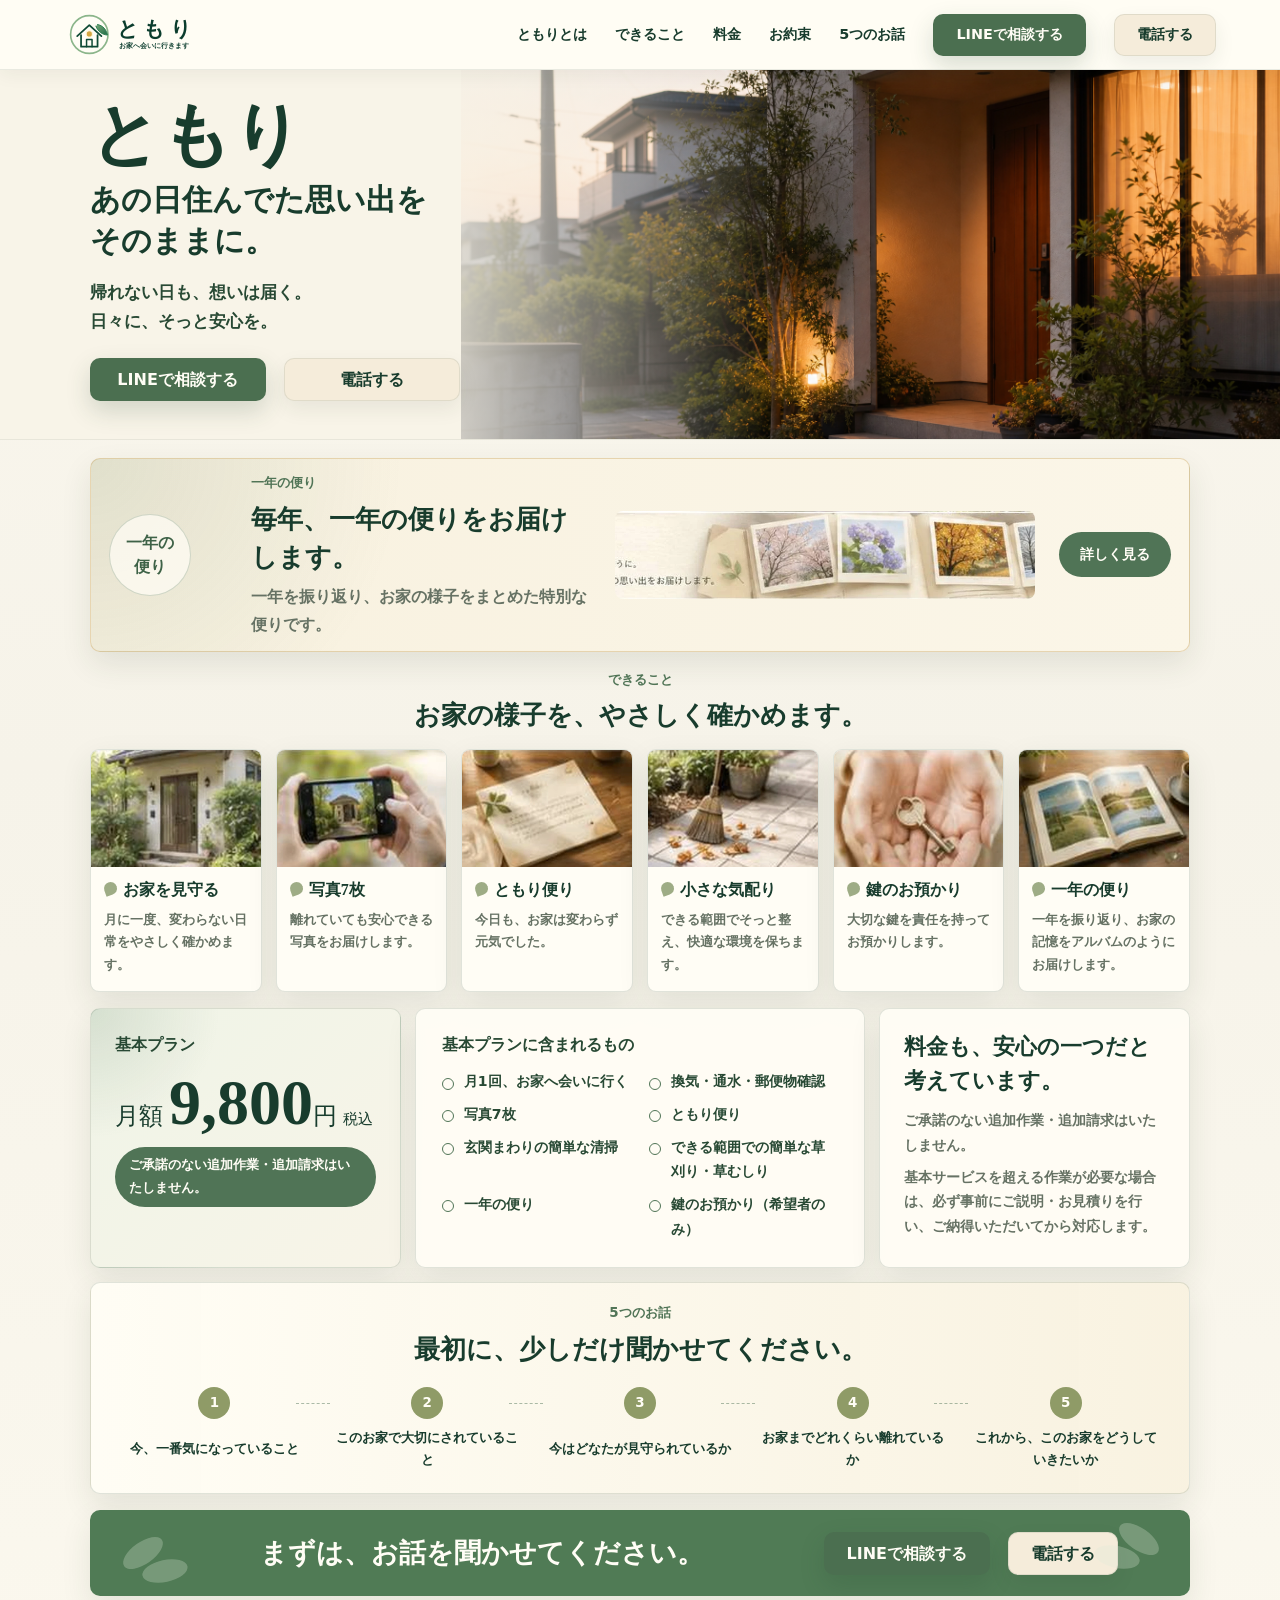
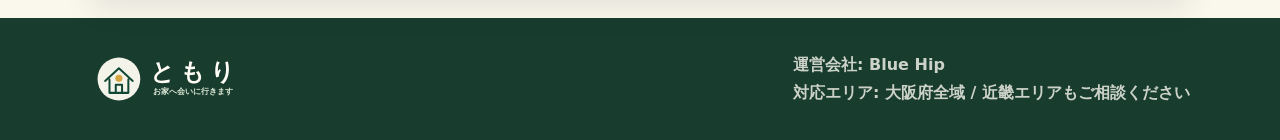
<file: index.html>
<!doctype html>
<html lang="ja">
  <head>
    <meta charset="utf-8">
    <meta name="viewport" content="width=device-width, initial-scale=1">
    <title>ともり | 家族の代わりに、大切なお家へ会いに行きます</title>
    <meta name="description" content="ともりは、大切なお家へ家族の代わりに会いに行く見守りサービスです。帰れない日も、想いは届く。日々に、そっと安心をお届けします。">
    <meta name="robots" content="index,follow">
    <meta property="og:title" content="ともり | あの日住んでた思い出をそのままに。">
    <meta property="og:description" content="帰れない日も、想いは届く。日々に、そっと安心を。大切なお家へ会いに行く見守りサービス。">
    <meta property="og:type" content="website">
    <meta property="og:url" content="https://toranjero1710-droid.github.io/tomori/">
    <meta property="og:image" content="https://toranjero1710-droid.github.io/tomori/assets/images/ogp/tomori-ogp.png">
    <meta name="twitter:card" content="summary_large_image">
    <link rel="canonical" href="https://toranjero1710-droid.github.io/tomori/">
    <link rel="icon" href="assets/images/logo/favicon.svg" type="image/svg+xml">
    <link rel="preload" href="assets/images/hero/tomori-hero-home.png" as="image">
    <link rel="stylesheet" href="styles.css">
  </head>
  <body>
    <header class="site-header" data-header>
      <a class="brand" href="#top" aria-label="ともり トップへ">
        <img src="assets/images/logo/tomori-logo.svg" width="280" height="92" alt="ともり お家へ会いに行きます">
      </a>
      <button class="menu-button" type="button" aria-expanded="false" aria-controls="site-nav" data-menu-button>
        <span></span>
        <span></span>
        <span></span>
        <span class="sr-only">メニュー</span>
      </button>
      <nav class="site-nav" id="site-nav" data-nav aria-label="サイト内メニュー">
        <a href="#about">ともりとは</a>
        <a href="#services">できること</a>
        <a href="#price">料金</a>
        <a href="#promise">お約束</a>
        <a href="#questions">5つのお話</a>
        <a class="nav-cta line" href="https://line.me/R/ti/p/@tomori" target="_blank" rel="noopener">LINEで相談する</a>
        <a class="nav-cta phone" href="tel:0000000000">電話する</a>
      </nav>
    </header>

    <main id="top">
      <section class="hero" id="about" aria-labelledby="hero-title">
        <div class="hero-copy" data-reveal>
          <h1 id="hero-title">ともり</h1>
          <p class="hero-lead">あの日住んでた思い出を<br>そのままに。</p>
          <div class="hero-message">
            <p>帰れない日も、想いは届く。</p>
            <p>日々に、そっと安心を。</p>
          </div>
          <div class="hero-actions" aria-label="相談導線">
            <a class="button primary" href="https://line.me/R/ti/p/@tomori" target="_blank" rel="noopener">LINEで相談する</a>
            <a class="button light" href="tel:0000000000">電話する</a>
          </div>
        </div>
        <div class="hero-visual" data-reveal aria-hidden="true">
          <img src="assets/images/hero/tomori-hero-home.png" alt="" width="1536" height="1024" fetchpriority="high" decoding="sync">
        </div>
      </section>

      <section class="annual-section" id="year-letter" aria-labelledby="year-letter-title">
        <div class="page-shell annual-band" data-reveal>
          <div class="annual-mark" aria-hidden="true">
            <span>一年の<br>便り</span>
          </div>
          <div class="annual-copy">
            <p class="section-kicker">一年の便り</p>
            <h2 id="year-letter-title">毎年、一年の便りをお届けします。</h2>
            <p>一年を振り返り、お家の様子をまとめた特別な便りです。</p>
          </div>
          <img class="annual-image" src="assets/images/annual-letter/season-album.webp" width="760" height="160" alt="四季の写真を並べた一年の便りのイメージ">
          <a class="annual-link" href="#contact">詳しく見る</a>
        </div>
      </section>

      <section class="services-section" id="services" aria-labelledby="services-title">
        <div class="page-shell">
          <div class="section-heading centered" data-reveal>
            <p class="section-kicker">できること</p>
            <h2 id="services-title">お家の様子を、やさしく確かめます。</h2>
          </div>
          <div class="service-grid">
            <article class="service-card" data-reveal>
              <img src="assets/images/services/home-watch.webp" width="640" height="390" alt="玄関と庭のある住宅">
              <div>
                <h3>お家を見守る</h3>
                <p>月に一度、変わらない日常をやさしく確かめます。</p>
              </div>
            </article>
            <article class="service-card" data-reveal>
              <img src="assets/images/services/photo-seven.webp" width="640" height="390" alt="スマートフォンで家を撮影している手元">
              <div>
                <h3>写真7枚</h3>
                <p>離れていても安心できる写真をお届けします。</p>
              </div>
            </article>
            <article class="service-card" data-reveal>
              <img src="assets/images/services/tomori-letter.webp" width="640" height="390" alt="机の上の手紙と葉っぱ">
              <div>
                <h3>ともり便り</h3>
                <p>今日も、お家は変わらず元気でした。</p>
              </div>
            </article>
            <article class="service-card" data-reveal>
              <img src="assets/images/services/care.webp" width="640" height="390" alt="玄関前のほうきと落ち葉">
              <div>
                <h3>小さな気配り</h3>
                <p>できる範囲でそっと整え、快適な環境を保ちます。</p>
              </div>
            </article>
            <article class="service-card" data-reveal>
              <img src="assets/images/services/key.webp" width="640" height="390" alt="手のひらで大切に持つ鍵">
              <div>
                <h3>鍵のお預かり</h3>
                <p>大切な鍵を責任を持ってお預かりします。</p>
              </div>
            </article>
            <article class="service-card" data-reveal>
              <img src="assets/images/services/annual-letter.webp" width="640" height="390" alt="写真アルバムを開いた様子">
              <div>
                <h3>一年の便り</h3>
                <p>一年を振り返り、お家の記憶をアルバムのようにお届けします。</p>
              </div>
            </article>
          </div>
        </div>
      </section>

      <section class="price-talk-section" id="price" aria-labelledby="price-title">
        <div class="page-shell price-talk-grid">
          <div class="price-card" data-reveal>
            <p class="plan-name">基本プラン</p>
            <p class="price">月額 <span>9,800</span>円 <small>税込</small></p>
            <p class="price-note">ご承諾のない追加作業・追加請求はいたしません。</p>
          </div>
          <div class="includes-card" data-reveal>
            <p class="plan-name">基本プランに含まれるもの</p>
            <ul>
              <li>月1回、お家へ会いに行く</li>
              <li>換気・通水・郵便物確認</li>
              <li>写真7枚</li>
              <li>ともり便り</li>
              <li>玄関まわりの簡単な清掃</li>
              <li>できる範囲での簡単な草刈り・草むしり</li>
              <li>一年の便り</li>
              <li>鍵のお預かり（希望者のみ）</li>
            </ul>
          </div>
          <div class="assurance-card" id="promise" data-reveal>
            <h2 id="price-title">料金も、安心の一つだと考えています。</h2>
            <p>ご承諾のない追加作業・追加請求はいたしません。</p>
            <p>基本サービスを超える作業が必要な場合は、必ず事前にご説明・お見積りを行い、ご納得いただいてから対応します。</p>
          </div>
        </div>
      </section>

      <section class="questions-section" id="questions" aria-labelledby="questions-title">
        <div class="page-shell questions-panel" data-reveal>
          <p class="section-kicker">5つのお話</p>
          <h2 id="questions-title">最初に、少しだけ聞かせてください。</h2>
          <ol class="question-list">
            <li><span>今、一番気になっていること</span></li>
            <li><span>このお家で大切にされていること</span></li>
            <li><span>今はどなたが見守られているか</span></li>
            <li><span>お家までどれくらい離れているか</span></li>
            <li><span>これから、このお家をどうしていきたいか</span></li>
          </ol>
        </div>
      </section>

      <section class="final-cta" id="contact" aria-labelledby="contact-title">
        <div class="page-shell final-cta-panel" data-reveal>
          <div class="leaf left" aria-hidden="true"></div>
          <h2 id="contact-title">まずは、お話を聞かせてください。</h2>
          <div class="contact-actions">
            <a class="button primary" href="https://line.me/R/ti/p/@tomori" target="_blank" rel="noopener">LINEで相談する</a>
            <a class="button light" href="tel:0000000000">電話する</a>
          </div>
          <div class="leaf right" aria-hidden="true"></div>
        </div>
      </section>
    </main>

    <footer class="site-footer">
      <div class="footer-inner">
        <img src="assets/images/logo/tomori-logo-footer.svg" width="280" height="92" alt="ともり お家へ会いに行きます">
        <div>
          <p>運営会社: Blue Hip</p>
          <p>対応エリア: 大阪府全域 / 近畿エリアもご相談ください</p>
        </div>
      </div>
    </footer>

    <script src="script.js"></script>
  </body>
</html>
</file>
<file: styles.css>
:root {
  --green-950: #183c2d;
  --green-900: #284934;
  --green-800: #3e6247;
  --green-700: #507456;
  --green-300: #a4b28e;
  --green-100: #eef3e7;
  --ivory: #f8f4e8;
  --paper: #fffdf5;
  --warm: #f1e5ca;
  --amber: #c8a45e;
  --ink: #24382c;
  --muted: #667264;
  --line: rgba(40, 73, 52, 0.14);
  --shadow: 0 12px 30px rgba(42, 56, 40, 0.1);
  --shadow-hover: 0 18px 44px rgba(42, 56, 40, 0.16);
  --sans: "Hiragino Sans", "Yu Gothic", "YuGothic", "Noto Sans JP", system-ui, sans-serif;
  --serif: "Hiragino Mincho ProN", "Yu Mincho", "YuMincho", "Noto Serif JP", serif;
}

* {
  box-sizing: border-box;
}

html {
  scroll-behavior: smooth;
}

body {
  margin: 0;
  overflow-x: hidden;
  color: var(--ink);
  background: linear-gradient(180deg, #faf7ee, #f6f3e9 44%, #fbf8ee);
  font-family: var(--serif);
  font-size: 16px;
  line-height: 1.75;
}

img {
  display: block;
  max-width: 100%;
  height: auto;
}

a {
  color: inherit;
}

a:focus-visible,
button:focus-visible {
  outline: 3px solid rgba(200, 164, 94, 0.8);
  outline-offset: 3px;
}

.sr-only {
  position: absolute;
  width: 1px;
  height: 1px;
  padding: 0;
  margin: -1px;
  overflow: hidden;
  clip: rect(0, 0, 0, 0);
  white-space: nowrap;
  border: 0;
}

.page-shell {
  width: min(1100px, calc(100% - 48px));
  margin: 0 auto;
}

.site-header {
  position: fixed;
  inset: 0 0 auto;
  z-index: 20;
  height: 70px;
  display: flex;
  align-items: center;
  justify-content: space-between;
  gap: 24px;
  padding: 10px clamp(22px, 5vw, 64px);
  background: rgba(255, 253, 245, 0.94);
  border-bottom: 1px solid rgba(40, 73, 52, 0.1);
  box-shadow: 0 4px 18px rgba(42, 56, 40, 0.06);
  backdrop-filter: blur(16px);
}

.brand {
  display: inline-flex;
  align-items: center;
  min-width: 170px;
  text-decoration: none;
}

.brand img {
  width: 154px;
}

.site-nav {
  display: flex;
  align-items: center;
  gap: clamp(16px, 2.2vw, 34px);
  font-family: var(--sans);
  font-size: 0.9rem;
  font-weight: 700;
  color: var(--green-950);
}

.site-nav a {
  text-decoration: none;
  white-space: nowrap;
}

.site-nav a:not(.nav-cta) {
  position: relative;
}

.site-nav a:not(.nav-cta)::after {
  content: "";
  position: absolute;
  left: 0;
  right: 0;
  bottom: -8px;
  height: 2px;
  transform: scaleX(0);
  background: var(--green-700);
  transition: transform 180ms ease;
}

.site-nav a:not(.nav-cta):hover::after {
  transform: scaleX(1);
}

.nav-cta,
.button {
  min-height: 42px;
  padding: 11px 22px;
  border-radius: 10px;
  display: inline-flex;
  align-items: center;
  justify-content: center;
  border: 1px solid transparent;
  text-decoration: none;
  font-family: var(--sans);
  font-weight: 800;
  line-height: 1.2;
  transition: transform 180ms ease, box-shadow 180ms ease, background 180ms ease;
}

.nav-cta.line,
.button.primary {
  color: var(--paper);
  background: #4b6f50;
  box-shadow: 0 10px 24px rgba(40, 73, 52, 0.18);
}

.nav-cta.phone,
.button.light {
  color: var(--green-950);
  background: #f5ecda;
  border-color: rgba(40, 73, 52, 0.1);
  box-shadow: 0 8px 20px rgba(42, 56, 40, 0.08);
}

.button:hover,
.nav-cta:hover,
.service-card:hover {
  transform: translateY(-2px);
  box-shadow: var(--shadow-hover);
}

.menu-button {
  display: none;
  width: 48px;
  height: 48px;
  border: 1px solid rgba(40, 73, 52, 0.28);
  border-radius: 12px;
  color: var(--green-950);
  background: rgba(255, 253, 245, 0.9);
}

.menu-button span:not(.sr-only) {
  display: block;
  width: 20px;
  height: 2px;
  margin: 5px auto;
  background: currentColor;
  transition: transform 180ms ease, opacity 180ms ease;
}

.site-header.is-open .menu-button span:nth-child(1) {
  transform: translateY(7px) rotate(45deg);
}

.site-header.is-open .menu-button span:nth-child(2) {
  opacity: 0;
}

.site-header.is-open .menu-button span:nth-child(3) {
  transform: translateY(-7px) rotate(-45deg);
}

.hero {
  position: relative;
  min-height: 370px;
  margin-top: 70px;
  display: grid;
  grid-template-columns: minmax(360px, 44%) 1fr;
  overflow: hidden;
  background: var(--ivory);
  border-bottom: 1px solid rgba(40, 73, 52, 0.08);
}

.hero::before {
  content: "";
  position: absolute;
  inset: 0 auto 0 0;
  z-index: 1;
  width: 60%;
  background: linear-gradient(90deg, rgba(248, 244, 232, 0.98), rgba(248, 244, 232, 0.84) 58%, rgba(248, 244, 232, 0));
  pointer-events: none;
}

.hero-copy {
  position: relative;
  z-index: 2;
  align-self: center;
  width: min(440px, calc(100% - 48px));
  margin-left: clamp(48px, 7vw, 96px);
  padding: 26px 0 30px;
}

.hero h1 {
  margin: 0 0 14px;
  color: var(--green-950);
  font-size: clamp(3.8rem, 5.4vw, 5.9rem);
  line-height: 0.9;
  font-weight: 700;
}

.hero-lead {
  margin: 0 0 16px;
  color: var(--green-950);
  font-size: clamp(1.72rem, 2.35vw, 2.42rem);
  line-height: 1.36;
  font-weight: 700;
}

.hero-message {
  margin: 0 0 22px;
  color: var(--green-900);
  font-size: 1.05rem;
  font-weight: 700;
}

.hero-message p {
  margin: 0;
}

.hero-actions,
.contact-actions {
  display: flex;
  flex-wrap: wrap;
  gap: 18px;
}

.hero-actions .button {
  min-width: 176px;
}

.hero-visual {
  position: absolute;
  inset: 0 0 0 36%;
}

.hero-visual img {
  width: 100%;
  height: 100%;
  object-fit: cover;
  object-position: 58% center;
}

.annual-section {
  padding: 18px 0 16px;
}

.annual-band {
  min-height: 108px;
  display: grid;
  grid-template-columns: 118px 1fr minmax(250px, 420px) auto;
  gap: 24px;
  align-items: center;
  overflow: hidden;
  padding: 12px 18px;
  border: 1px solid rgba(200, 164, 94, 0.4);
  border-radius: 10px;
  background:
    radial-gradient(circle at 0 0, rgba(80, 116, 86, 0.14), transparent 28%),
    linear-gradient(90deg, #f8f1df, #fbf6e8);
  box-shadow: var(--shadow);
}

.annual-mark {
  width: 82px;
  height: 82px;
  border-radius: 50%;
  display: grid;
  place-items: center;
  color: var(--green-800);
  background: rgba(255, 253, 245, 0.74);
  border: 1px solid rgba(80, 116, 86, 0.25);
  font-weight: 700;
  text-align: center;
  line-height: 1.5;
}

.section-kicker {
  margin: 0 0 6px;
  color: var(--green-700);
  font-family: var(--sans);
  font-size: 0.84rem;
  font-weight: 800;
}

.annual-copy h2,
.section-heading h2,
.questions-panel h2,
.final-cta h2 {
  margin: 0;
  color: var(--green-950);
  font-size: clamp(1.58rem, 2.05vw, 2.05rem);
  line-height: 1.45;
}

.annual-copy p:not(.section-kicker) {
  margin: 6px 0 0;
  color: var(--muted);
  font-family: var(--sans);
  font-weight: 700;
}

.annual-image {
  width: 100%;
  border-radius: 8px;
  object-fit: cover;
  max-height: 100px;
}

.annual-link {
  min-width: 112px;
  padding: 10px 18px;
  border-radius: 999px;
  text-align: center;
  text-decoration: none;
  color: var(--paper);
  background: var(--green-700);
  font-family: var(--sans);
  font-size: 0.9rem;
  font-weight: 800;
}

.services-section {
  padding: 0 0 16px;
}

.centered {
  text-align: center;
  margin-bottom: 14px;
}

.service-grid {
  display: grid;
  grid-template-columns: repeat(6, 1fr);
  gap: 14px;
}

.service-card {
  min-height: 190px;
  overflow: hidden;
  border: 1px solid var(--line);
  border-radius: 9px;
  background: var(--paper);
  box-shadow: var(--shadow);
  transition: transform 180ms ease, box-shadow 180ms ease;
}

.service-card img {
  width: 100%;
  aspect-ratio: 1.45 / 1;
  object-fit: cover;
}

.service-card div {
  min-height: 94px;
  padding: 12px 13px 14px;
}

.service-card h3 {
  margin: 0 0 7px;
  color: var(--green-950);
  font-size: 1rem;
  line-height: 1.4;
}

.service-card h3::before {
  content: "";
  display: inline-block;
  width: 13px;
  height: 13px;
  margin-right: 6px;
  border-radius: 50% 50% 50% 0;
  background: #9eac85;
  transform: rotate(-20deg);
}

.service-card p {
  margin: 0;
  color: var(--muted);
  font-family: var(--sans);
  font-size: 0.82rem;
  font-weight: 700;
  line-height: 1.75;
}

.price-talk-section {
  padding: 0 0 14px;
}

.price-talk-grid {
  display: grid;
  grid-template-columns: minmax(260px, 1fr) minmax(390px, 1.45fr) minmax(270px, 1fr);
  gap: 14px;
  align-items: stretch;
}

.price-card,
.includes-card,
.assurance-card,
.questions-panel {
  border: 1px solid var(--line);
  border-radius: 10px;
  background: rgba(255, 253, 245, 0.9);
  box-shadow: var(--shadow);
}

.price-card {
  min-height: 146px;
  padding: 22px 24px;
  background:
    radial-gradient(circle at 0 0, rgba(80, 116, 86, 0.16), transparent 32%),
    linear-gradient(135deg, #eff4e7, #f8f4e8);
}

.plan-name {
  margin: 0 0 10px;
  color: var(--green-900);
  font-family: var(--sans);
  font-weight: 800;
}

.price {
  margin: 0 0 10px;
  color: var(--green-950);
  font-size: 1.5rem;
  line-height: 1.05;
}

.price span {
  font-size: clamp(3.4rem, 5vw, 4.7rem);
  font-weight: 700;
}

.price small {
  font-size: 0.95rem;
}

.price-note {
  margin: 0;
  width: fit-content;
  padding: 7px 14px;
  border-radius: 999px;
  color: var(--paper);
  background: var(--green-700);
  font-family: var(--sans);
  font-size: 0.82rem;
  font-weight: 800;
}

.includes-card {
  padding: 22px 26px;
}

.includes-card ul {
  margin: 0;
  padding: 0;
  list-style: none;
  display: grid;
  grid-template-columns: repeat(2, 1fr);
  gap: 8px 18px;
}

.includes-card li {
  position: relative;
  padding-left: 22px;
  color: var(--green-900);
  font-family: var(--sans);
  font-size: 0.88rem;
  font-weight: 700;
}

.includes-card li::before {
  content: "";
  position: absolute;
  left: 0;
  top: 0.6em;
  width: 10px;
  height: 10px;
  border: 1px solid var(--green-700);
  border-radius: 50%;
}

.assurance-card {
  padding: 22px 24px;
}

.assurance-card h2 {
  margin: 0 0 10px;
  color: var(--green-950);
  font-size: 1.35rem;
  line-height: 1.55;
}

.assurance-card p {
  margin: 0 0 7px;
  color: var(--muted);
  font-family: var(--sans);
  font-size: 0.88rem;
  font-weight: 700;
}

.questions-section {
  padding: 0 0 16px;
}

.questions-panel {
  padding: 18px 28px 22px;
  text-align: center;
  background:
    linear-gradient(90deg, rgba(255, 253, 245, 0.94), rgba(248, 241, 223, 0.92)),
    var(--paper);
}

.question-list {
  counter-reset: questions;
  margin: 18px 0 0;
  padding: 0;
  display: grid;
  grid-template-columns: repeat(5, 1fr);
  gap: 22px;
  list-style: none;
}

.question-list li {
  counter-increment: questions;
  position: relative;
  display: grid;
  justify-items: center;
  gap: 8px;
  color: var(--green-950);
  font-family: var(--sans);
  font-size: 0.84rem;
  font-weight: 800;
  line-height: 1.65;
}

.question-list li::before {
  content: counter(questions);
  width: 32px;
  height: 32px;
  border-radius: 50%;
  display: grid;
  place-items: center;
  color: var(--paper);
  background: #8f9b67;
  font-weight: 900;
}

.question-list li:not(:last-child)::after {
  content: "";
  position: absolute;
  top: 16px;
  right: -20px;
  width: 34px;
  border-top: 1px dashed rgba(80, 116, 86, 0.48);
}

.final-cta {
  padding: 0 0 22px;
}

.final-cta-panel {
  position: relative;
  min-height: 86px;
  display: grid;
  grid-template-columns: 1fr auto;
  gap: 22px;
  align-items: center;
  overflow: hidden;
  padding: 20px 72px;
  border-radius: 10px;
  color: var(--paper);
  background: #507b55;
  box-shadow: var(--shadow);
}

.final-cta h2 {
  color: var(--paper);
  text-align: center;
  font-size: clamp(1.55rem, 2.1vw, 2rem);
}

.leaf {
  position: absolute;
  width: 94px;
  height: 94px;
  opacity: 0.28;
}

.leaf::before,
.leaf::after {
  content: "";
  position: absolute;
  width: 46px;
  height: 22px;
  border-radius: 50%;
  background: #dfe9d8;
}

.leaf::before {
  left: 12px;
  top: 28px;
  transform: rotate(-35deg);
}

.leaf::after {
  left: 34px;
  top: 46px;
  transform: rotate(-12deg);
}

.leaf.left {
  left: 18px;
  bottom: -12px;
}

.leaf.right {
  right: 16px;
  top: -10px;
  transform: scaleX(-1);
}

.site-footer {
  padding: 32px clamp(22px, 4.5vw, 64px);
  color: rgba(255, 253, 245, 0.78);
  background: #183c2d;
}

.footer-inner {
  width: min(1100px, 100%);
  margin: 0 auto;
  display: flex;
  align-items: center;
  justify-content: space-between;
  gap: 28px;
}

.footer-inner img {
  width: 176px;
}

.site-footer p {
  margin: 0;
  font-family: var(--sans);
  font-weight: 600;
}

[data-reveal] {
  opacity: 0;
  transform: translateY(16px);
  transition: opacity 560ms ease, transform 560ms ease;
}

.hero [data-reveal] {
  opacity: 1;
  transform: none;
}

.annual-band[data-reveal],
.service-grid [data-reveal] {
  opacity: 1;
  transform: none;
}

[data-reveal].is-visible {
  opacity: 1;
  transform: translateY(0);
}

@media (max-width: 1180px) {
  .page-shell {
    width: min(1040px, calc(100% - 40px));
  }

  .site-nav {
    gap: 14px;
    font-size: 0.84rem;
  }

  .nav-cta {
    padding-inline: 14px;
  }

  .service-grid {
    grid-template-columns: repeat(3, 1fr);
  }

  .price-talk-grid {
    grid-template-columns: 1fr;
  }
}

@media (max-width: 820px) {
  body {
    font-size: 15px;
  }

  .page-shell {
    width: min(100% - 32px, 720px);
  }

  .site-header {
    height: 72px;
    padding: 12px 18px;
  }

  .brand img {
    width: 150px;
  }

  .menu-button {
    display: block;
  }

  .site-nav {
    position: absolute;
    top: 78px;
    left: 16px;
    right: 16px;
    display: none;
    flex-direction: column;
    align-items: stretch;
    gap: 0;
    padding: 12px;
    border: 1px solid rgba(40, 73, 52, 0.12);
    border-radius: 14px;
    background: rgba(255, 253, 245, 0.98);
    box-shadow: var(--shadow);
  }

  .site-nav.is-open {
    display: flex;
  }

  .site-nav a {
    padding: 13px 12px;
    border-bottom: 1px solid rgba(40, 73, 52, 0.08);
  }

  .site-nav a::after {
    display: none;
  }

  .site-nav a:last-child {
    border-bottom: 0;
  }

  .nav-cta {
    margin-top: 8px;
    border-bottom: 0 !important;
  }

  .hero {
    min-height: auto;
    margin-top: 72px;
    display: flex;
    flex-direction: column;
    background: var(--ivory);
  }

  .hero::before {
    display: none;
  }

  .hero-copy {
    width: auto;
    margin: 0;
    padding: 28px 20px 30px;
  }

  .hero h1 {
    font-size: clamp(3.8rem, 16vw, 5.3rem);
  }

  .hero-lead {
    font-size: clamp(1.6rem, 7vw, 2.2rem);
  }

  .hero-visual {
    position: relative;
    inset: auto;
    height: 300px;
  }

  .hero-visual::after {
    content: "";
    position: absolute;
    inset: 0;
    background: linear-gradient(180deg, rgba(248, 244, 232, 0.05), rgba(248, 244, 232, 0.68));
  }

  .hero-visual img {
    object-position: 58% center;
    opacity: 0.82;
  }

  .hero-actions,
  .contact-actions {
    flex-direction: column;
  }

  .hero-actions .button,
  .button {
    width: 100%;
  }

  .annual-section {
    padding-top: 16px;
  }

  .annual-band {
    grid-template-columns: 68px 1fr;
    gap: 16px;
    padding: 16px;
  }

  .annual-mark {
    width: 62px;
    height: 62px;
    font-size: 0.78rem;
  }

  .annual-image {
    grid-column: 1 / -1;
  }

  .annual-link {
    grid-column: 1 / -1;
    width: 100%;
  }

  .service-grid {
    grid-template-columns: repeat(2, 1fr);
    gap: 12px;
  }

  .service-card div {
    min-height: 120px;
  }

  .includes-card ul {
    grid-template-columns: 1fr;
  }

  .questions-panel {
    text-align: left;
  }

  .question-list {
    grid-template-columns: 1fr;
    gap: 14px;
  }

  .question-list li {
    grid-template-columns: 36px 1fr;
    justify-items: start;
    align-items: center;
  }

  .question-list li:not(:last-child)::after {
    display: none;
  }

  .final-cta-panel {
    grid-template-columns: 1fr;
    padding: 24px 22px;
  }
}

@media (max-width: 420px) {
  .page-shell {
    width: calc(100% - 28px);
  }

  .hero-visual {
    height: 260px;
  }

  .service-grid {
    grid-template-columns: 1fr;
  }

  .service-card div {
    min-height: auto;
  }
}

@media (prefers-reduced-motion: reduce) {
  html {
    scroll-behavior: auto;
  }

  *,
  *::before,
  *::after {
    transition-duration: 0.01ms !important;
    animation-duration: 0.01ms !important;
    animation-iteration-count: 1 !important;
  }

  [data-reveal] {
    opacity: 1;
    transform: none;
  }
}
</file>
